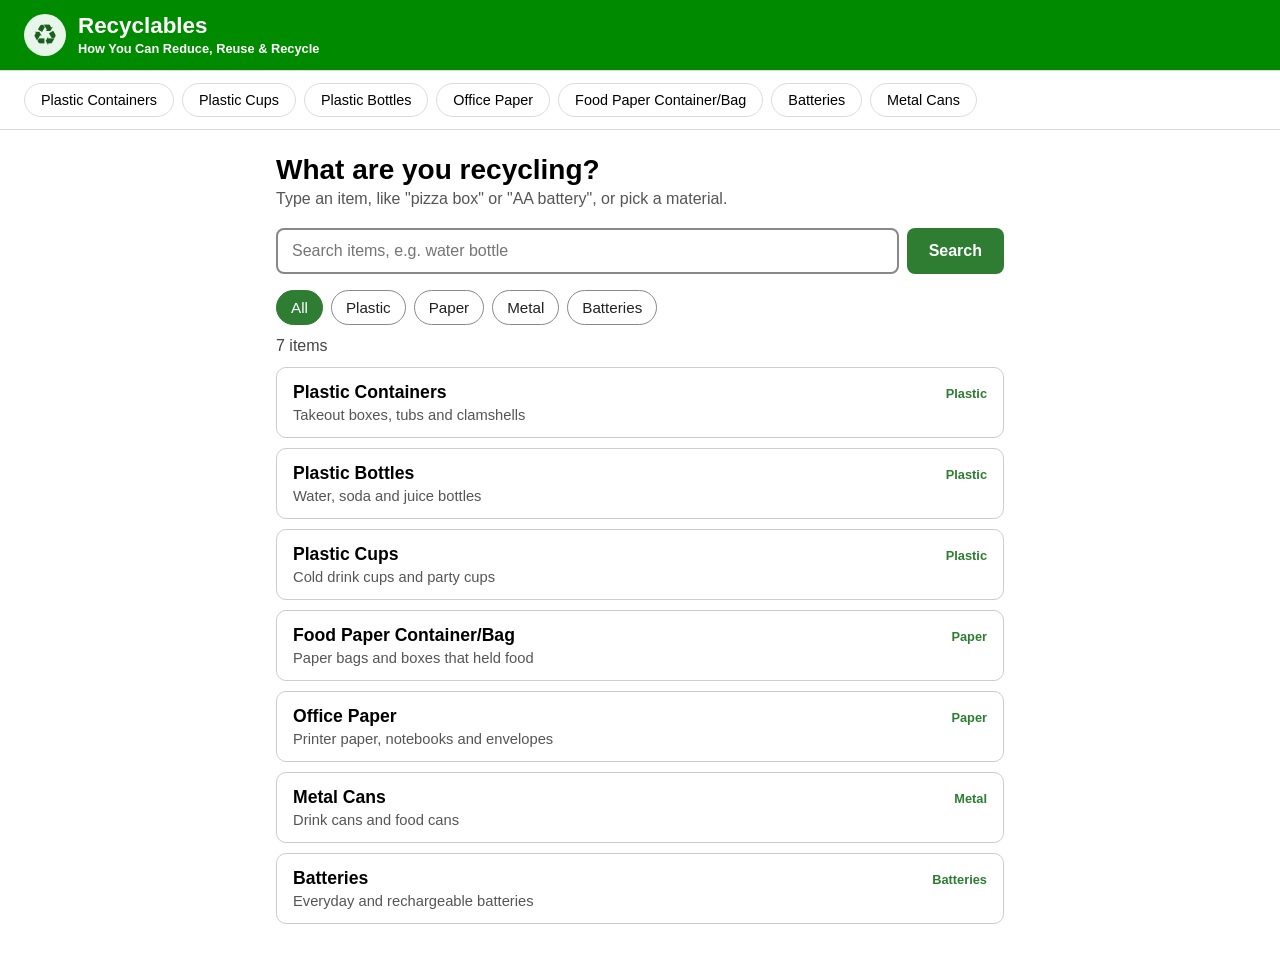
<file: index.html>
<!DOCTYPE html>
<html lang="en">
<head>
    <meta charset="UTF-8">
    <meta name="viewport" content="width=device-width, initial-scale=1">
    <title>Search | Recyclables</title>
 
    <link rel="stylesheet" href="css/style.css">
    <link rel="stylesheet" href="css/search.css">
    <script src="js/header.js" defer></script>
    <script src="js/search.js" defer></script>
</head>
<body data-page="search">
 
    <div id="site-header"></div>
 
    <main class="ms-main">
        <h1 class="ms-title">What are you recycling?</h1>
        <p class="ms-sub">Type an item, like "pizza box" or "AA battery", or pick a material.</p>
 
        <form class="ms-form" id="ms-form" role="search" autocomplete="off">
            <label class="ms-label" for="ms-input">Search for an item</label>
            <div class="ms-row">
                <input id="ms-input" class="ms-input" type="search" name="q"
                       placeholder="Search items, e.g. water bottle" aria-describedby="ms-count">
                <button class="ms-button" type="submit">Search</button>
            </div>
        </form>
 
        <div class="ms-chips" id="ms-chips" role="group" aria-label="Filter by material"></div>
 
        <p class="ms-count" id="ms-count" aria-live="polite"></p>
        <ul class="ms-results" id="ms-results"></ul>
    </main>
</body>
</html>
</file>
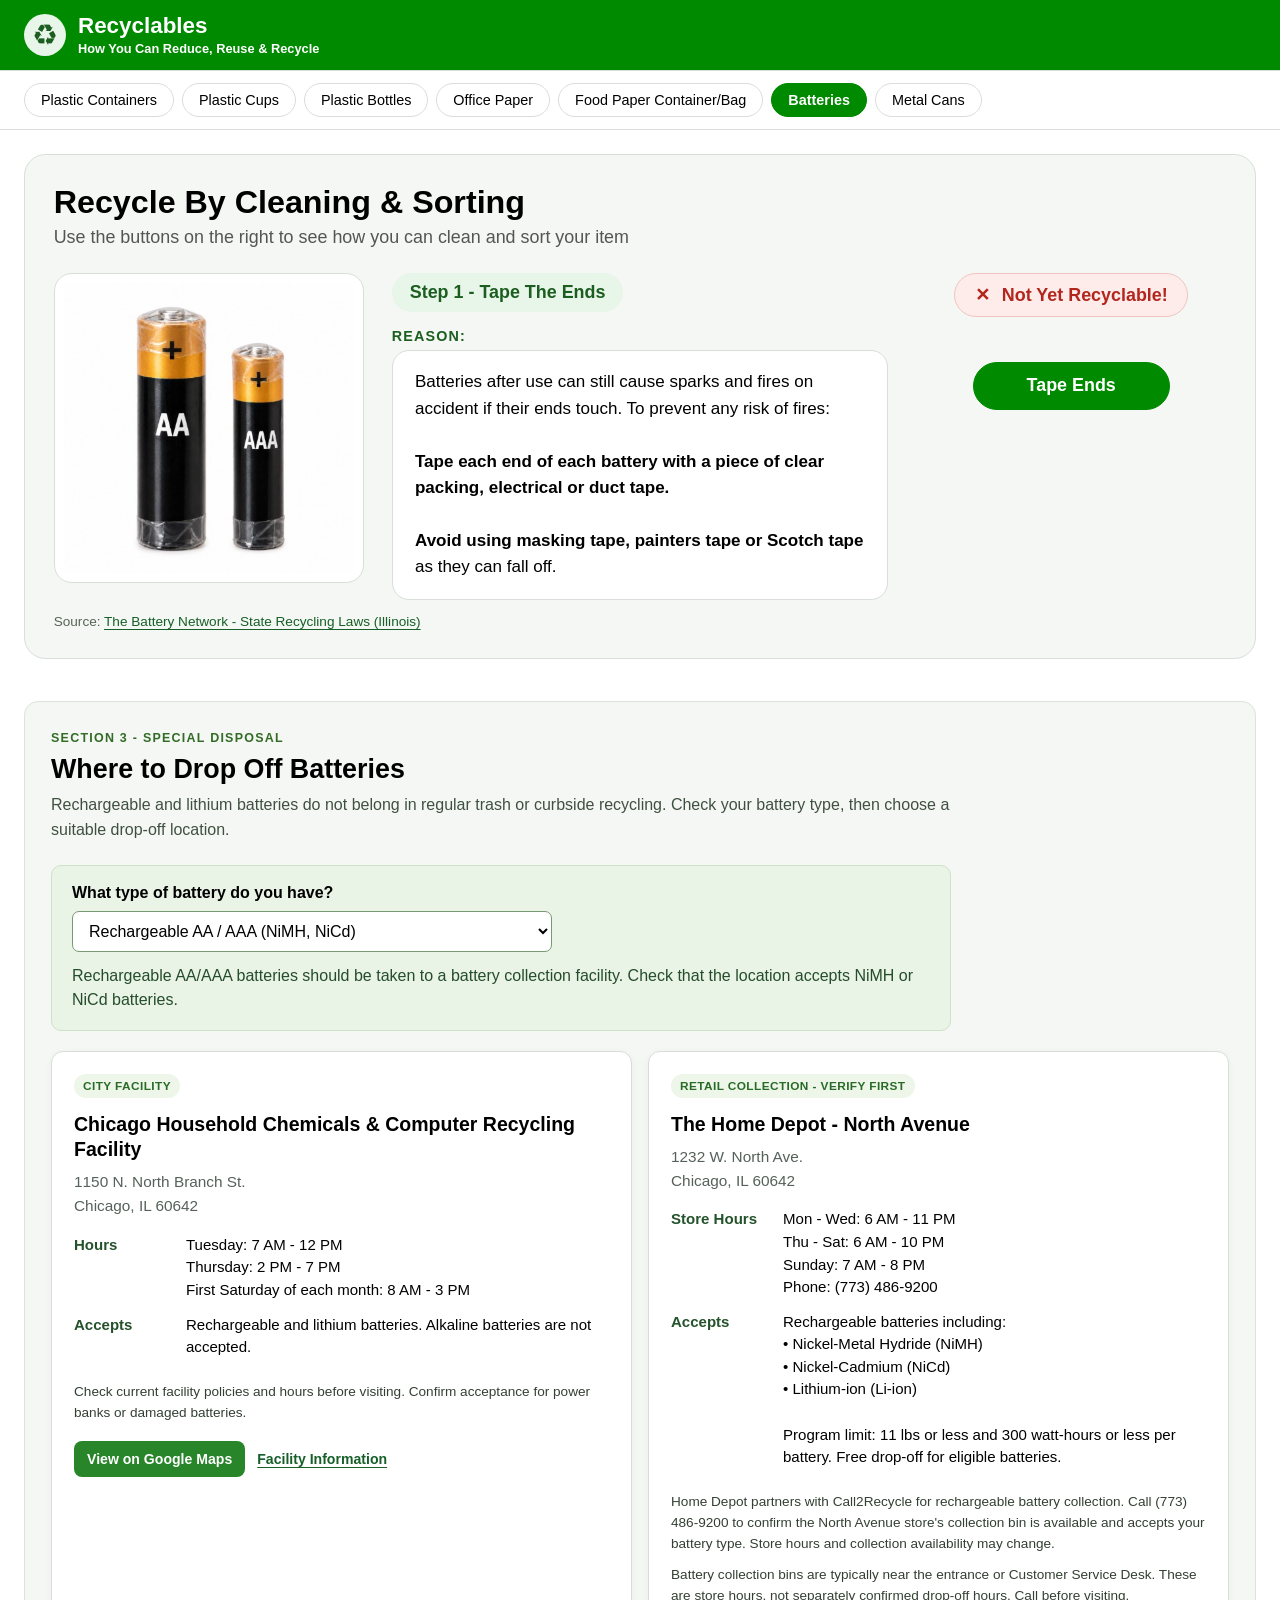
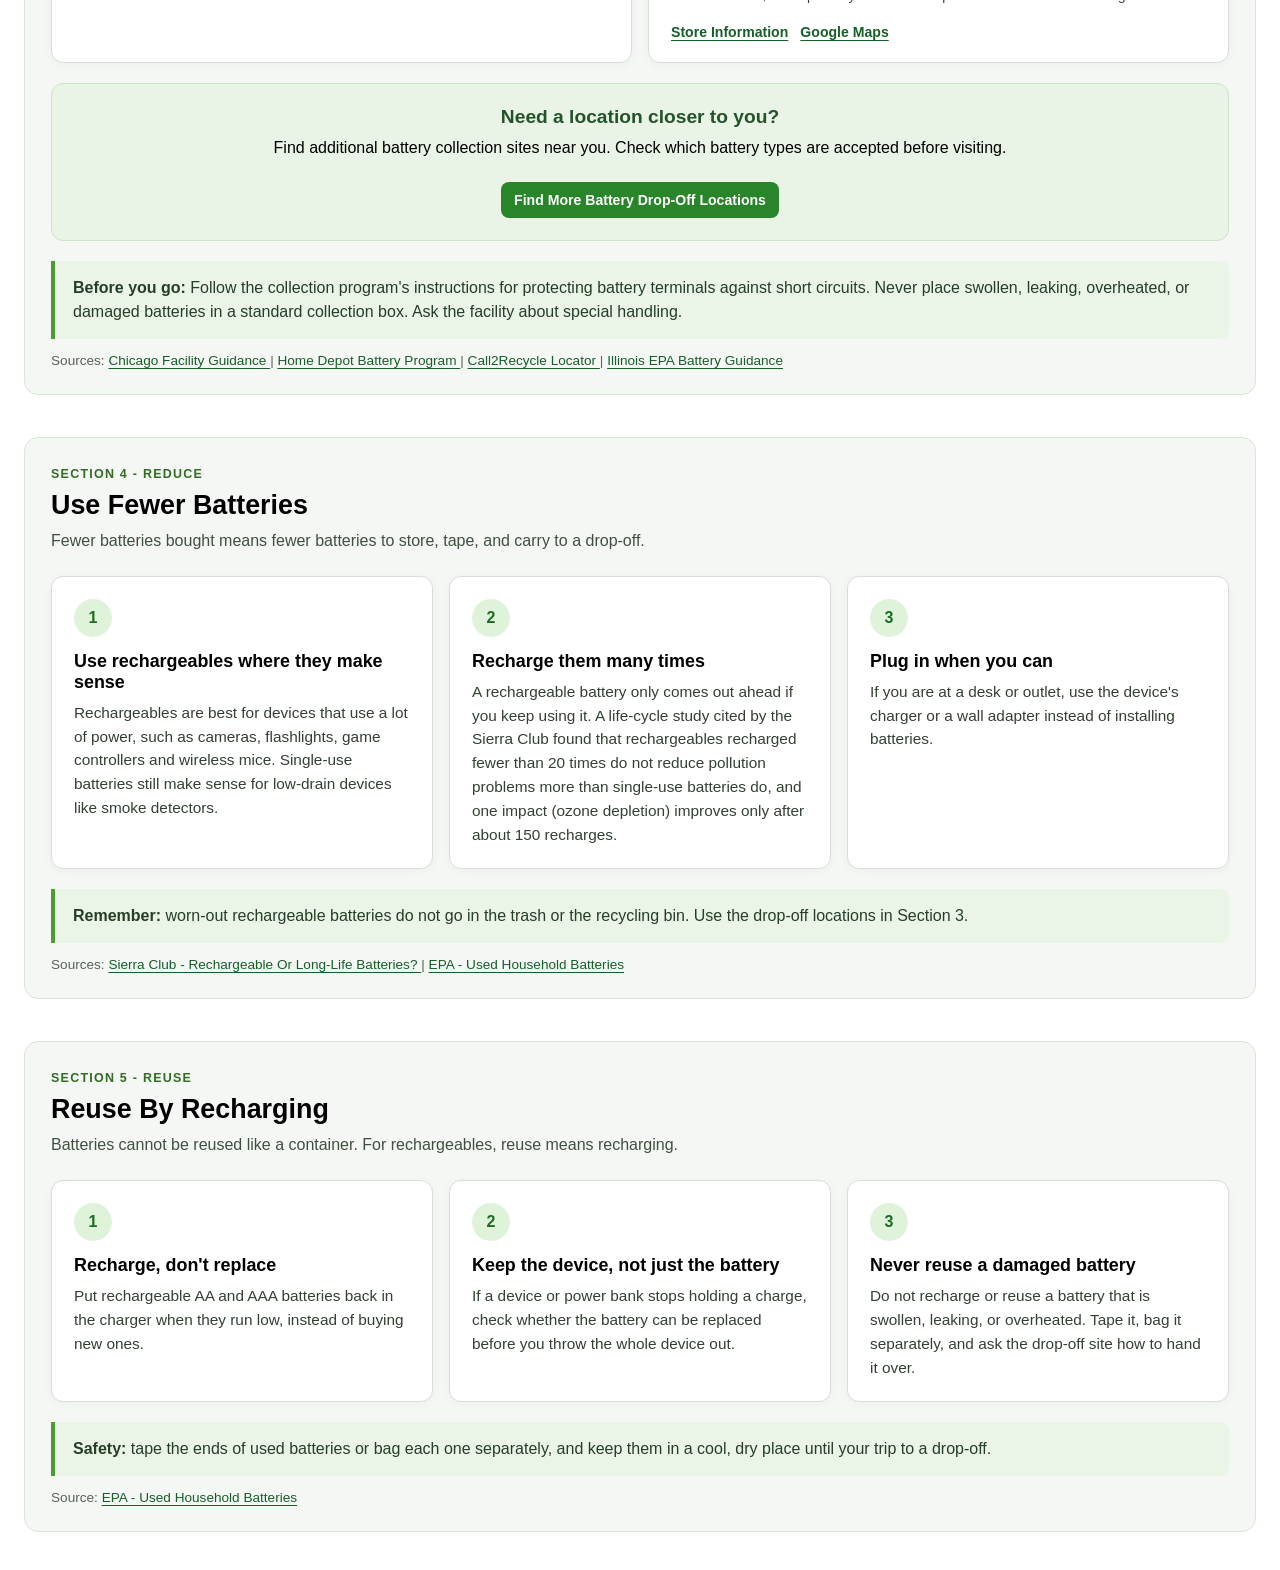
<file: batteries.html>
<!DOCTYPE html>
<html lang="en">
<head>
    <meta charset="UTF-8">
    <meta name="viewport" content="width=device-width, initial-scale=1">
    <title>Batteries | Recyclables</title>
    <link rel="stylesheet" href="css/style.css">
    <link rel="stylesheet" href="css/extra-sections.css">
 
    <script>
        const RECYCLE_STEPS = {
            title: "Recycle By Cleaning & Sorting",
            intro: "Use the buttons on the right to see how you can clean and sort your item",
            source: {
                label: "The Battery Network - State Recycling Laws (Illinois)",
                url:"https://batterynetwork.org/state-recycling-laws/illinois/?gad_source=1&gad_campaignid=23453981954&gbraid=0AAAAADvC7Ppm4-wjyzd_aPQreHS7lNcVd&gclid=CjwKCAiAtbvXBhB_EiwAjwv9JkZNPZbcYxGcq0sqOQIuAcWpMUBnW3iU5uUz-LL4SQMH_Es7SgWKJBoCrsUQAvD_BwE",
            },
            steps: [
                {
                    title: "Tape The Ends",
                    image: "images/batteries/step1.jpg",
                    alt: "Used Batteries",
                    reason: "Batteries after use can still cause sparks and fires on accident if their ends touch. To prevent any risk of fires:<br><br><b>Tape each end of each battery with a piece of clear packing, electrical or duct tape. <br><br>Avoid using masking tape, painters tape or Scotch tape</b> as they can fall off.",
                    recyclable: false,
                    nextLabel: "Tape Ends"
                },
                {
                    title: "Store In A Plastic Bag / Container",
                    image: "images/batteries/step2.jpg",
                    alt: "Batteries With Ends Taped",
                    reason: "<b>Store the taped batteries in a dry plastic bag or glass container.</b> You can use this to stockpile used batteries for months and dispose all in one trip.<br><br><b>Make sure each battery is taped! You do not want to risk a fire.</b>",
                    recyclable: false,
                    nextLabel: "Store Batteries In A Bag"
                },
                {
                    title: "Keep In A Cool Dry Place",
                    image: "images/batteries/step3.jpg",
                    alt: "Batteries In A Bag On A Shelf At Home",
                    reason: "Batteries can still catch fire and explode if exposed to heat. <b>Keep your pile in a cool, dry and shaded place such as a shelf. <br><br>Make sure this is kept away from other electrical appliances.</b>",
                    recyclable: false,
                    nextLabel: "Keep On A Shelf"
                },
                {
                    title: "Find A Battery Collection Bin / Site",
                    image: "images/batteries/step4.jpg",
                    alt: "Dispose In A Battery Collection Bin",
                    reason: "Once your pile is full enough to make a trip, <b>find your local drop-off location to dispose of your batteries. <br><br>You can check Section 3 - Drop-Off Locations below for this.</b><br><br>You do not need to make this trip often.",
                    recyclable: true
                    // Last step, no next button
                }
            ]
        };
    </script>
 
    <script src="js/header.js" defer></script>
    <script src="js/steps.js" defer></script>
    <script src="js/battery-dropoff.js" defer></script>
 
</head>
<body data-page="batteries">
 
    <div id="site-header"></div>
 
    <main>
 
        <!--Section 1 - Step-By-Step Processing-->
        <section id="steps-mount"></section>
 
        <!--Section 3 - Battery Drop-Off Locations-->
        <section id="battery-dropoff"
                 class="extra-section"
                 aria-labelledby="battery-dropoff-title">
 
            <div class="extra-heading">
                <span class="extra-eyebrow">
                    SECTION 3 - SPECIAL DISPOSAL
                </span>
 
                <h2 id="battery-dropoff-title">
                    Where to Drop Off Batteries
                </h2>
 
                <p>
                    Rechargeable and lithium batteries do not belong
                    in regular trash or curbside recycling.
 
                    Check your battery type, then choose a suitable
                    drop-off location.
                </p>
            </div>
 
            <!--Battery type selection-->
            <div class="battery-type-panel">
 
                <label for="battery-type">
                    <strong>What type of battery do you have?</strong>
                </label>
 
                <select id="battery-type"
                        aria-describedby="battery-type-advice">
 
                    <option value="rechargeable">
                        Rechargeable AA / AAA (NiMH, NiCd)
                    </option>
 
                    <option value="lithium">
                        Lithium-ion / Rechargeable Power Bank
                    </option>
 
                    <option value="alkaline">
                        Single-Use Alkaline AA / AAA
                    </option>
 
                    <option value="unknown">
                        I'm Not Sure
                    </option>
 
                </select>
 
                <p id="battery-type-advice"
                   class="battery-type-advice"
                   role="status"
                   aria-live="polite">
 
                    Select a battery type to see disposal guidance.
 
                </p>
            </div>
 
            <!--Available locations-->
            <div class="extra-location-grid"
                 id="battery-location-cards">
 
                <!--Location 1 - Chicago City Facility-->
                <article class="extra-location-card">
 
                    <span class="extra-location-category">
                        CITY FACILITY
                    </span>
 
                    <h3>
                        Chicago Household Chemicals &amp;
                        Computer Recycling Facility
                    </h3>
 
                    <p class="extra-address">
                        1150 N. North Branch St.<br>
                        Chicago, IL 60642
                    </p>
 
                    <div class="extra-meta">
                        <strong>Hours</strong>
 
                        <span>
                            Tuesday: 7 AM - 12 PM<br>
                            Thursday: 2 PM - 7 PM<br>
                            First Saturday of each month: 8 AM - 3 PM
                        </span>
                    </div>
 
                    <div class="extra-meta">
                        <strong>Accepts</strong>
 
                        <span>
                            Rechargeable and lithium batteries.
                            Alkaline batteries are not accepted.
                        </span>
                    </div>
 
                    <p class="extra-small">
                        Check current facility policies and hours
                        before visiting. Confirm acceptance for
                        power banks or damaged batteries.
                    </p>
 
                    <div class="extra-links">
 
                        <a class="extra-action"
                           href="https://www.google.com/maps/search/?api=1&amp;query=1150%20N%20North%20Branch%20St%20Chicago%20IL%2060642"
                           target="_blank"
                           rel="noopener noreferrer">
                            View on Google Maps
                        </a>
 
                        <a class="extra-text-link"
                           href="https://www.recyclebycity.com/chicago/notebook/household-chemicals-computer-recycling-facility"
                           target="_blank"
                           rel="noopener noreferrer">
                            Facility Information
                        </a>
 
                    </div>
                </article>
 
                <!--Location 2 - Home Depot-->
                <article class="extra-location-card">
 
                    <span class="extra-location-category">
                        RETAIL COLLECTION - VERIFY FIRST
                    </span>
 
                    <h3>
                        The Home Depot - North Avenue
                    </h3>
 
                    <p class="extra-address">
                        1232 W. North Ave.<br>
                        Chicago, IL 60642
                    </p>
 
                    <div class="extra-meta">
                        <strong>Store Hours</strong>
 
                        <span>
                            Mon - Wed: 6 AM - 11 PM<br>
                            Thu - Sat: 6 AM - 10 PM<br>
                            Sunday: 7 AM - 8 PM<br>
                            Phone: (773) 486-9200
                        </span>
                    </div>
 
                    <div class="extra-meta">
                        <strong>Accepts</strong>
 
                        <span>
                            Rechargeable batteries including:<br>
                            • Nickel-Metal Hydride (NiMH)<br>
                            • Nickel-Cadmium (NiCd)<br>
                            • Lithium-ion (Li-ion)<br><br>
 
                            Program limit: 11 lbs or less and
                            300 watt-hours or less per battery.
                            Free drop-off for eligible batteries.
                        </span>
                    </div>
 
                    <p class="extra-small">
                        Home Depot partners with Call2Recycle for
                        rechargeable battery collection.
                        Call (773) 486-9200 to confirm the
                        North Avenue store's collection bin is
                        available and accepts your battery type.
                        Store hours and collection availability
                        may change.
                    </p>
 
                    <p class="extra-small">
                        Battery collection bins are typically near the entrance
                        or Customer Service Desk. These are store hours, not
                        separately confirmed drop-off hours. Call before visiting.
                    </p>
 
                    <div class="extra-links">
 
                        <a class="extra-text-link"
                           href="https://www.homedepot.com/l/North-Avenue/IL/Chicago/60642/1912"
                           target="_blank"
                           rel="noopener noreferrer">
                            Store Information
                        </a>
 
                        <a class="extra-text-link"
                           href="https://www.google.com/maps/search/?api=1&amp;query=1232%20W%20North%20Ave%20Chicago%20IL%2060642"
                           target="_blank"
                           rel="noopener noreferrer">
                            Google Maps
                        </a>
 
                    </div>
                </article>
 
            </div>
 
            <!--Find additional battery collection locations-->
            <div class="extra-more-locations">
 
                <h3>Need a location closer to you?</h3>
 
                <p>
                    Find additional battery collection sites near you.
                    Check which battery types are accepted before visiting.
                </p>
 
                <a class="extra-action"
                   href="https://locations.call2recycle.org/"
                   target="_blank"
                   rel="noopener noreferrer">
                    Find More Battery Drop-Off Locations
                </a>
 
            </div>
 
            <!--Safety reminder-->
            <div class="extra-note" role="note">
 
                <strong>Before you go:</strong>
 
                Follow the collection program's instructions
                for protecting battery terminals against
                short circuits.
 
                Never place swollen, leaking, overheated,
                or damaged batteries in a standard
                collection box. Ask the facility about
                special handling.
 
            </div>
 
            <!--Sources-->
            <p class="extra-source">
 
                Sources:
 
                <a href="https://www.recyclebycity.com/chicago/notebook/household-chemicals-computer-recycling-facility"
                   target="_blank"
                   rel="noopener noreferrer">
                    Chicago Facility Guidance
                </a>
 
                |
 
                <a href="https://www.homedepot.com/c/ab/how-to-dispose-of-batteries/9ba683603be9fa5395fab90124a115f1"
                   target="_blank"
                   rel="noopener noreferrer">
                    Home Depot Battery Program
                </a>
 
                |
 
                <a href="https://locations.call2recycle.org/"
                   target="_blank"
                   rel="noopener noreferrer">
                    Call2Recycle Locator
                </a>
 
                |
 
                <a href="https://epa.illinois.gov/topics/waste-management/waste-disposal/household-hazardous-waste/batteries.html"
                   target="_blank"
                   rel="noopener noreferrer">
                    Illinois EPA Battery Guidance
                </a>
 
            </p>
 
        </section>
 
        <!--Section 4 - Reduce-->
        <section id="reduce"
                 class="extra-section"
                 aria-labelledby="reduce-title">
 
            <div class="extra-heading">
                <span class="extra-eyebrow">
                    SECTION 4 - REDUCE
                </span>
 
                <h2 id="reduce-title">Use Fewer Batteries</h2>
 
                <p>
                    Fewer batteries bought means fewer batteries to store, tape, and carry to a drop-off.
                </p>
            </div>
 
            <div class="extra-steps">
 
                <article class="extra-step-card">
                    <span class="extra-number">1</span>
                    <h3>Use rechargeables where they make sense</h3>
 
                    <p>
                        Rechargeables are best for devices that use a lot of power, such as cameras, flashlights, game controllers and wireless mice. Single-use batteries still make sense for low-drain devices like smoke detectors.
                    </p>
                </article>
 
                <article class="extra-step-card">
                    <span class="extra-number">2</span>
                    <h3>Recharge them many times</h3>
 
                    <p>
                        A rechargeable battery only comes out ahead if you keep using it. A life-cycle study cited by the Sierra Club found that rechargeables recharged fewer than 20 times do not reduce pollution problems more than single-use batteries do, and one impact (ozone depletion) improves only after about 150 recharges.
                    </p>
                </article>
 
                <article class="extra-step-card">
                    <span class="extra-number">3</span>
                    <h3>Plug in when you can</h3>
 
                    <p>
                        If you are at a desk or outlet, use the device's charger or a wall adapter instead of installing batteries.
                    </p>
                </article>
 
            </div>
 
            <div class="extra-note" role="note">
                <strong>Remember:</strong> worn-out rechargeable batteries do not go in the trash or the recycling bin. Use the drop-off locations in Section 3.
            </div>
 
            <p class="extra-source">
                Sources:
 
                <a href="https://sierraclub.org/sierra/which-are-best-for-environment-rechargeable-or-long-life-batteries"
                   target="_blank"
                   rel="noopener noreferrer">
                    Sierra Club - Rechargeable Or Long-Life Batteries?
                </a>
 
                |
 
                <a href="https://www.epa.gov/recycle/used-household-batteries"
                   target="_blank"
                   rel="noopener noreferrer">
                    EPA - Used Household Batteries
                </a>
            </p>
 
        </section>
 
        <!--Section 5 - Reuse-->
        <section id="reuse"
                 class="extra-section"
                 aria-labelledby="reuse-title">
 
            <div class="extra-heading">
                <span class="extra-eyebrow">
                    SECTION 5 - REUSE
                </span>
 
                <h2 id="reuse-title">Reuse By Recharging</h2>
 
                <p>
                    Batteries cannot be reused like a container. For rechargeables, reuse means recharging.
                </p>
            </div>
 
            <div class="extra-steps">
 
                <article class="extra-step-card">
                    <span class="extra-number">1</span>
                    <h3>Recharge, don't replace</h3>
 
                    <p>
                        Put rechargeable AA and AAA batteries back in the charger when they run low, instead of buying new ones.
                    </p>
                </article>
 
                <article class="extra-step-card">
                    <span class="extra-number">2</span>
                    <h3>Keep the device, not just the battery</h3>
 
                    <p>
                        If a device or power bank stops holding a charge, check whether the battery can be replaced before you throw the whole device out.
                    </p>
                </article>
 
                <article class="extra-step-card">
                    <span class="extra-number">3</span>
                    <h3>Never reuse a damaged battery</h3>
 
                    <p>
                        Do not recharge or reuse a battery that is swollen, leaking, or overheated. Tape it, bag it separately, and ask the drop-off site how to hand it over.
                    </p>
                </article>
 
            </div>
 
            <div class="extra-note" role="note">
                <strong>Safety:</strong> tape the ends of used batteries or bag each one separately, and keep them in a cool, dry place until your trip to a drop-off.
            </div>
 
            <p class="extra-source">
                Source:
 
                <a href="https://www.epa.gov/recycle/used-household-batteries"
                   target="_blank"
                   rel="noopener noreferrer">
                    EPA - Used Household Batteries
                </a>
            </p>
 
        </section>
 
    </main>
 
</body>
</html>
</file>
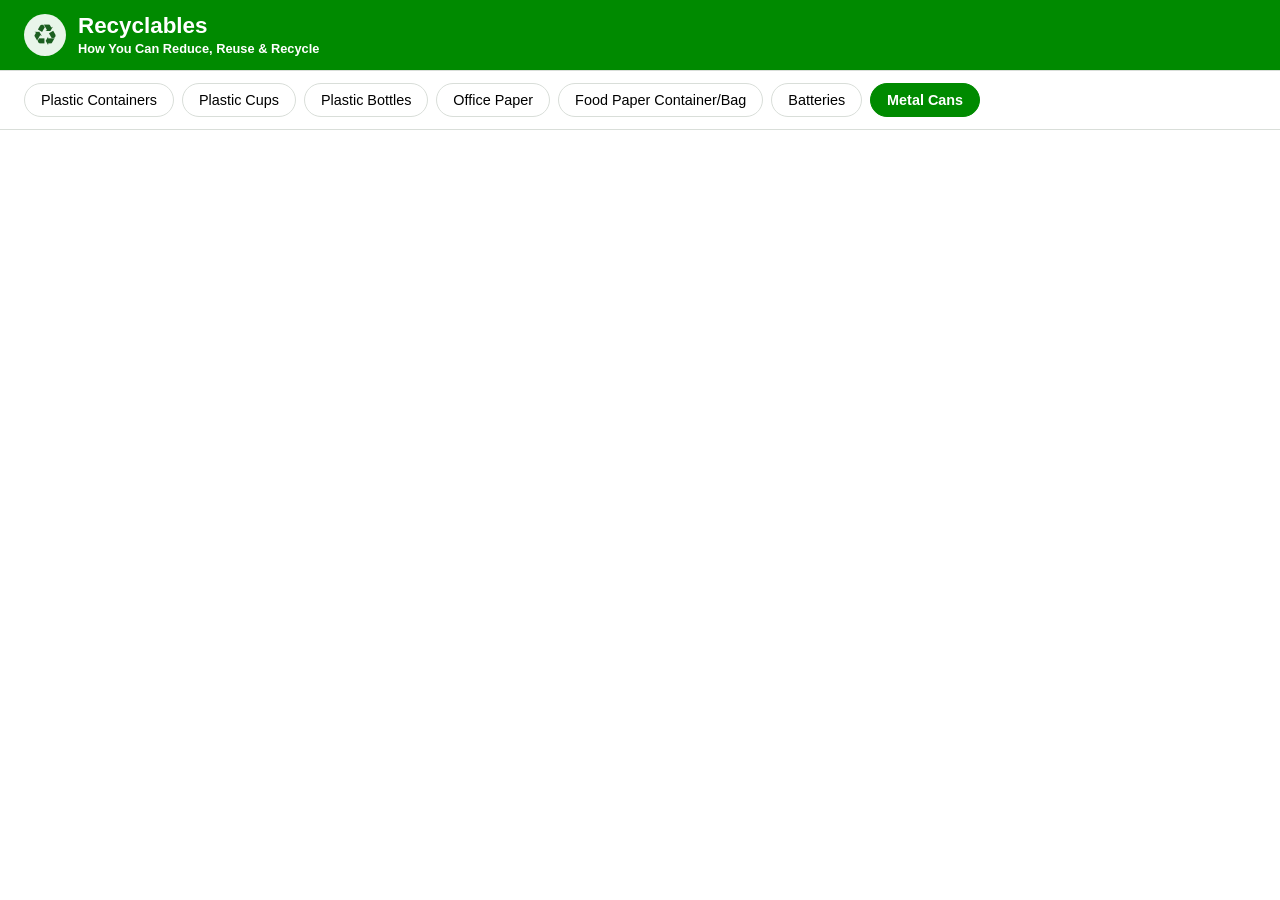
<file: metal-cans.html>
<!DOCTYPE html>
<html lang="en">
<head>
    <meta charset="UTF-8">
    <meta name="viewport" content="width=device-width, initial-scale=1">
    <title>Metal Cans | Recyclables</title>
    <link rel="stylesheet" href="css/style.css">
    <script src="js/header.js" defer></script>
</head>
<body data-page="metal-cans">
    
    <div id="site-header"></div>

    <main>
        <!--Item content here-->
    </main>

</body>
</html>
</file>
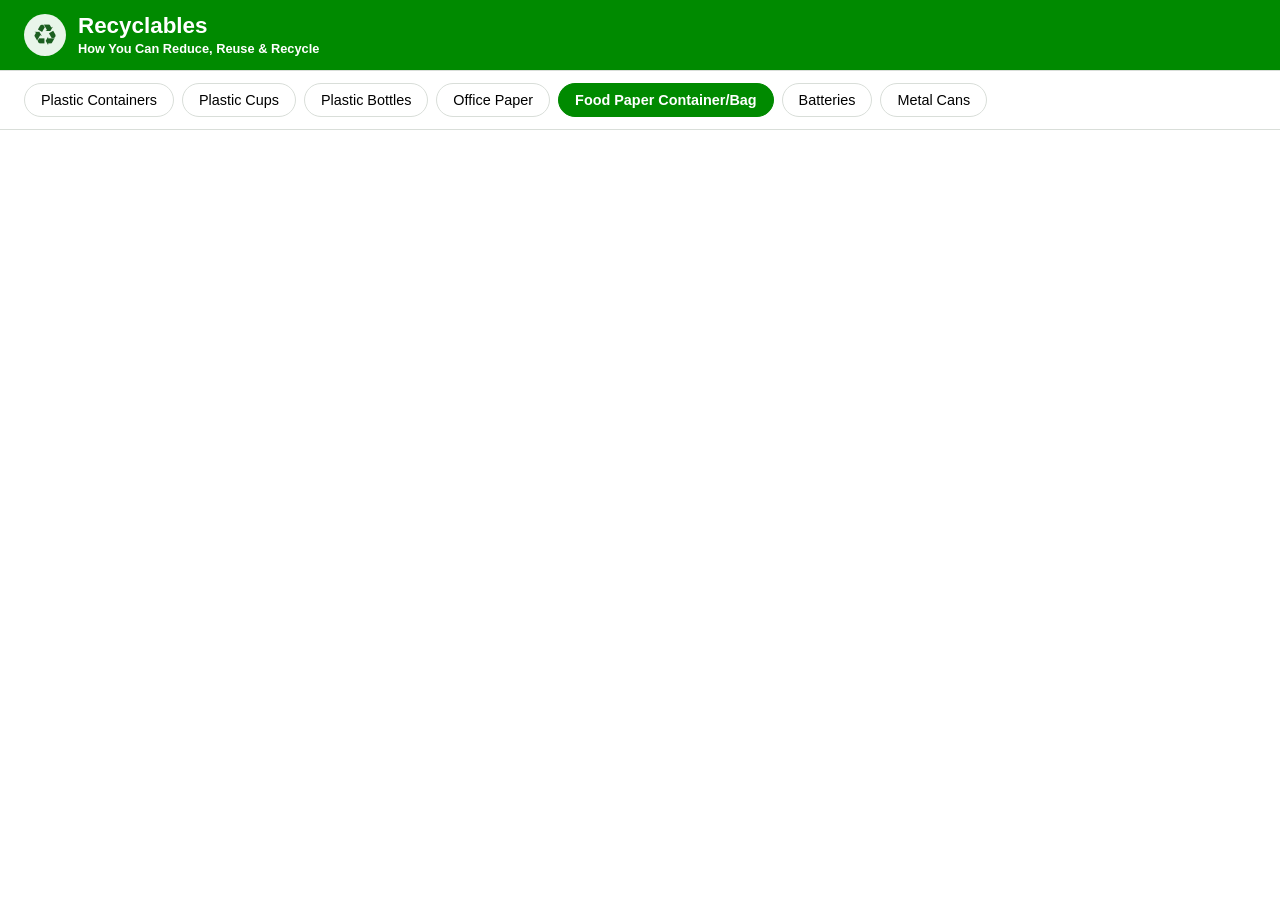
<file: paper-food.html>
<!DOCTYPE html>
<html lang="en">
<head>
    <meta charset="UTF-8">
    <meta name="viewport" content="width=device-width, initial-scale=1">
    <title>Food Paper Container/Bag | Recyclables</title>
    <link rel="stylesheet" href="css/style.css">
    <script src="js/header.js" defer></script>
</head>
<body data-page="paper-food">
    
    <div id="site-header"></div>

    <main>
        <!--Item content here-->
    </main>

</body>
</html>
</file>
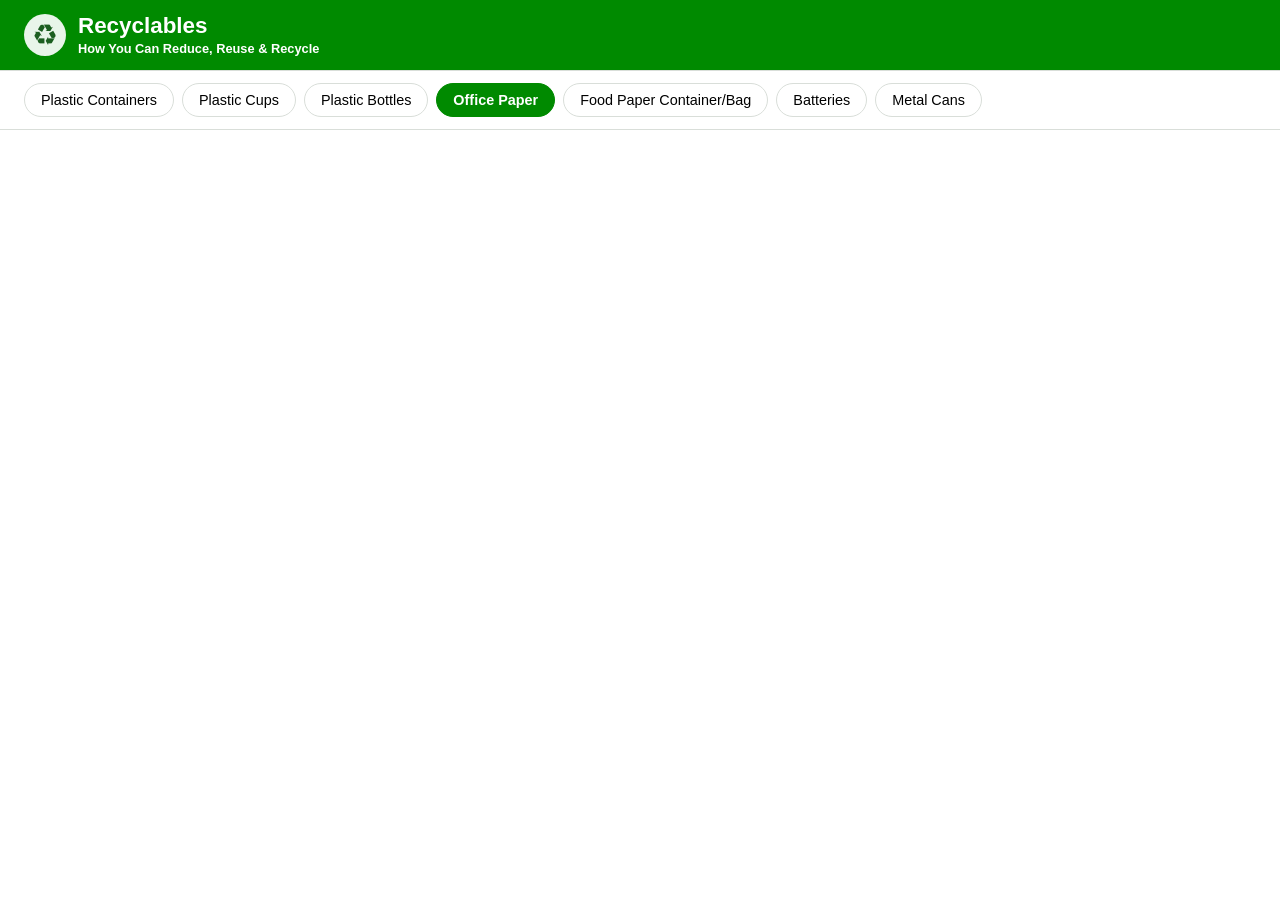
<file: paper-office.html>
<!DOCTYPE html>
<html lang="en">
<head>
    <meta charset="UTF-8">
    <meta name="viewport" content="width=device-width, initial-scale=1">
    <title>Office Paper | Recyclables</title>
    <link rel="stylesheet" href="css/style.css">
    <script src="js/header.js" defer></script>
</head>
<body data-page="paper-office">
    
    <div id="site-header"></div>

    <main>
        <!--Item content here-->
    </main>

</body>
</html>
</file>
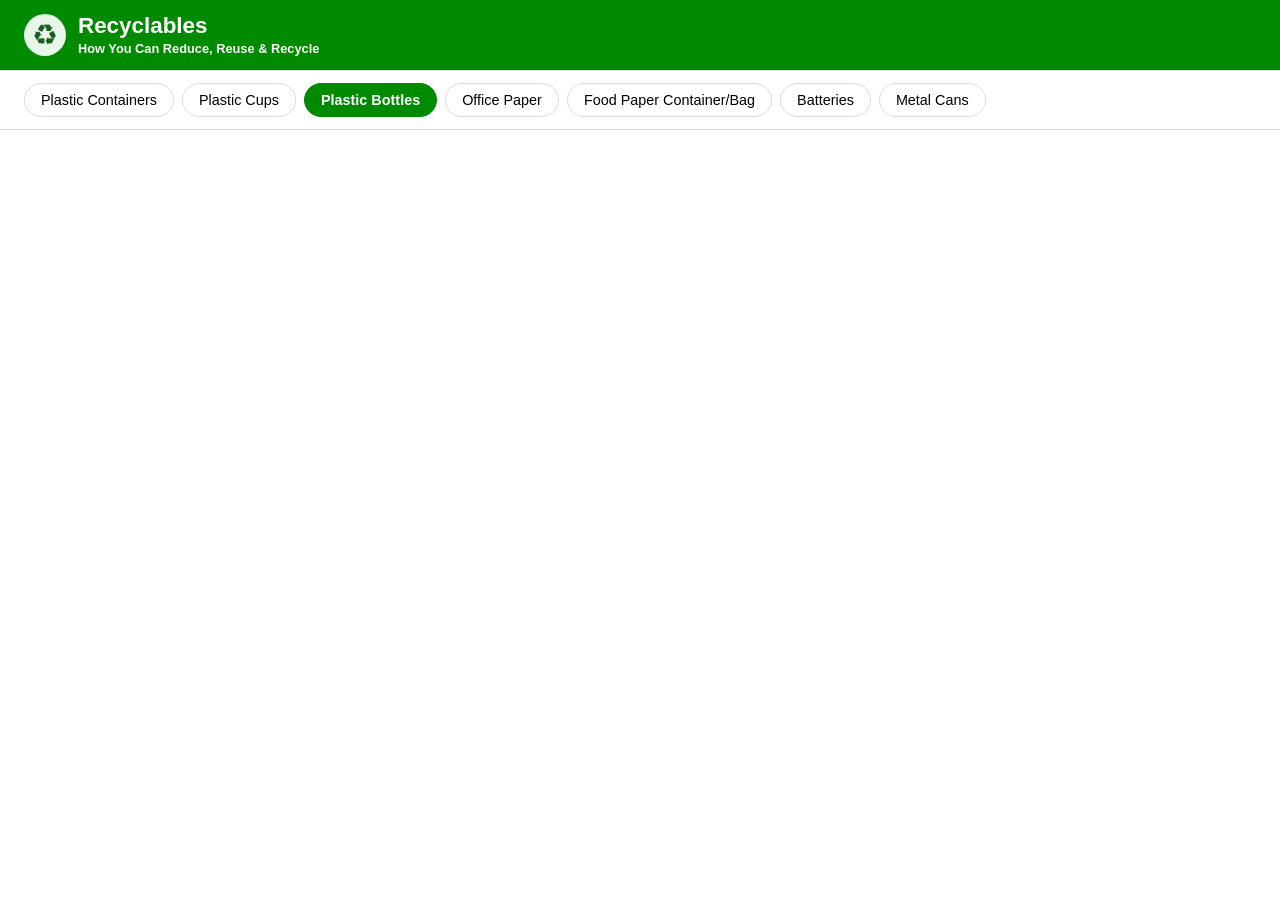
<file: plastic-bottles.html>
<!DOCTYPE html>
<html lang="en">
<head>
    <meta charset="UTF-8">
    <meta name="viewport" content="width=device-width, initial-scale=1">
    <title>Plastic Bottles | Recyclables</title>
    <link rel="stylesheet" href="css/style.css">
    <script src="js/header.js" defer></script>
</head>
<body data-page="plastic-bottles">
    
    <div id="site-header"></div>

    <main>
        <!--Item content here-->
    </main>

</body>
</html>
</file>
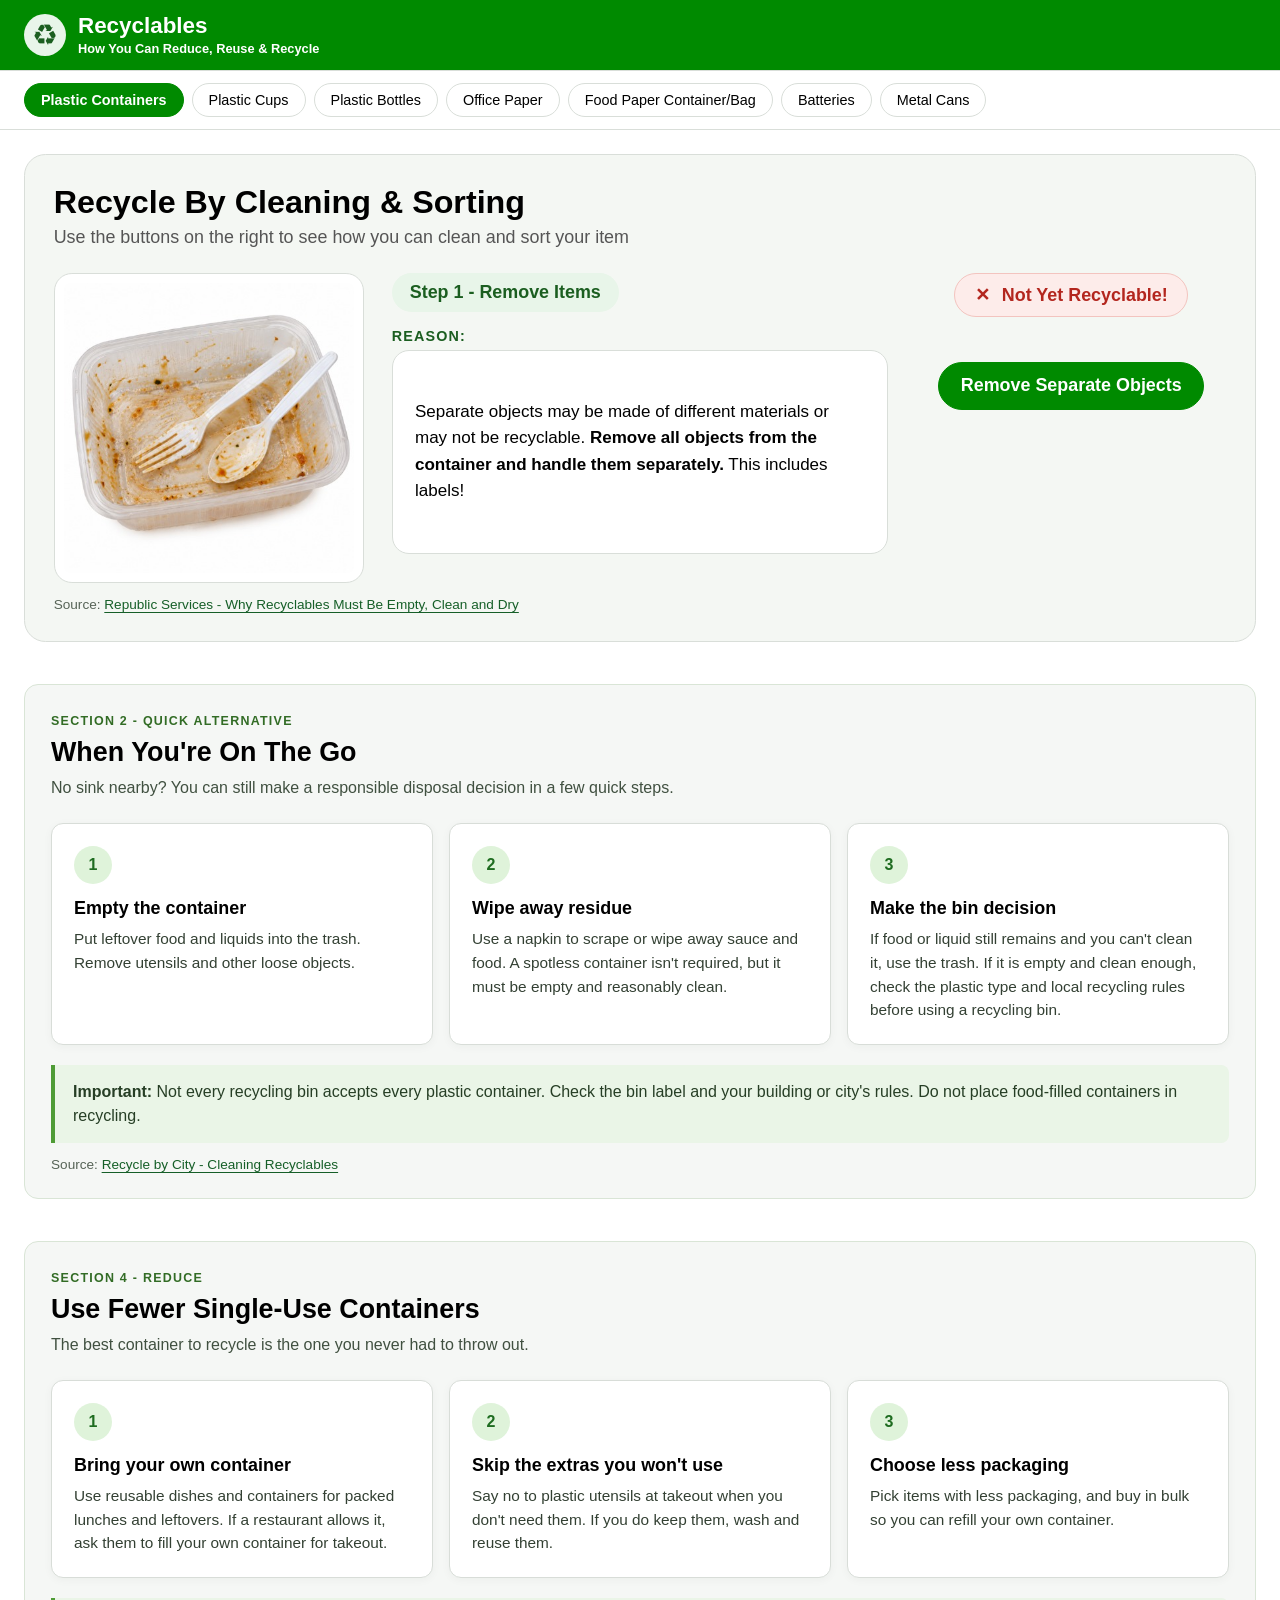
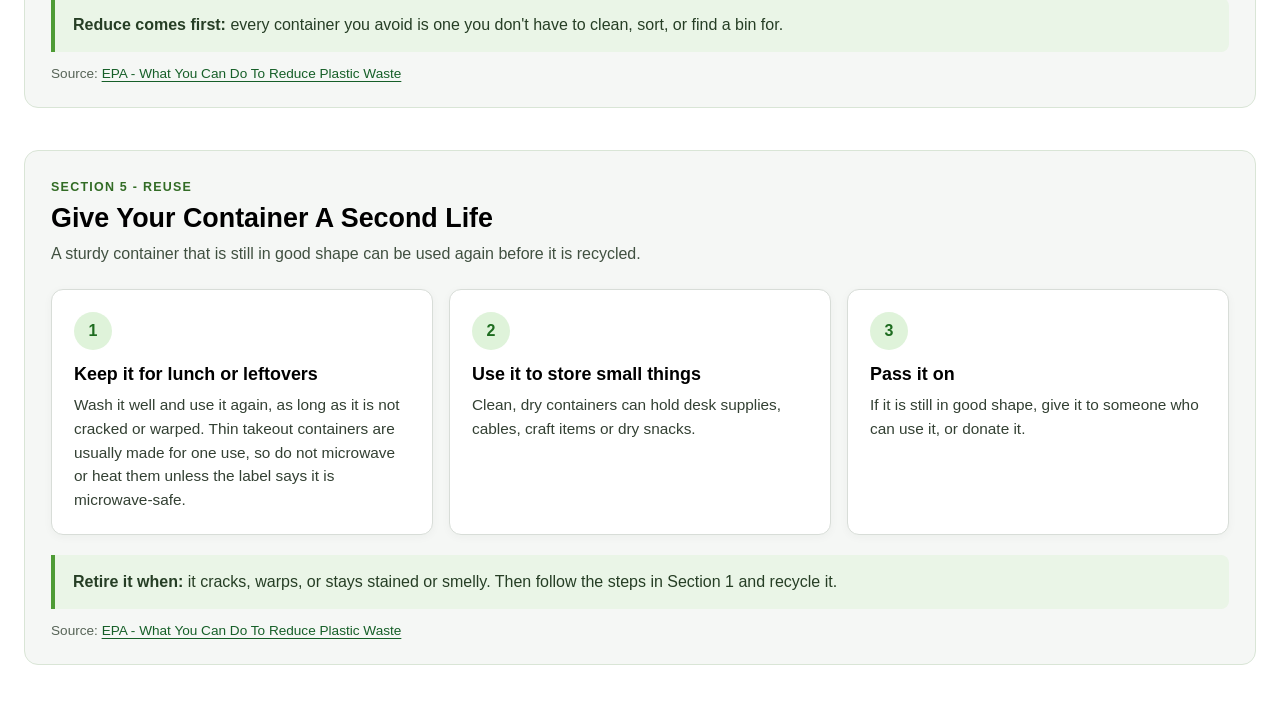
<file: plastic-containers.html>
<!DOCTYPE html>
<html lang="en">
<head>
    <meta charset="UTF-8">
    <meta name="viewport" content="width=device-width, initial-scale=1">
    <title>Plastic Containers | Recyclables</title>
    <link rel="stylesheet" href="css/style.css">
    <link rel="stylesheet" href="css/extra-sections.css">
 
    <script>
        const RECYCLE_STEPS = {
            title: "Recycle By Cleaning & Sorting",
            intro: "Use the buttons on the right to see how you can clean and sort your item",
            source: {
                label: "Republic Services - Why Recyclables Must Be Empty, Clean and Dry",
                url:"https://www.republicservices.com/blog/stink-stops-here-why-recyclables-must-be-empty-clean-and-dry",
            },
            steps: [
                {
                    title: "Remove Items",
                    image: "images/plastic-containers/step1.jpg",
                    alt: "Dirty plastic container with a fork and spoon inside",
                    reason: "Separate objects may be made of different materials or may not be recyclable. <b>Remove all objects from the container and handle them separately.</b> This includes labels!",
                    recyclable: false,
                    nextLabel: "Remove Separate Objects"
                },
                {
                    title: "Rinse Container",
                    image: "images/plastic-containers/step2.jpg",
                    alt: "Dirty plastic container with food residue",
                    reason: "Food residue will cause bacteria buildup, foul stench, and can attract pests. Leftover liquids can leak &amp; stain other items before they can be recycled! <b>Rinse off any food residue first!</b><br><br><b>Use dish soap if rinsing does not wash out everything, then leave to dry</b>.",
                    recyclable: false,
                    nextLabel: "Rinse &amp; Dry"
                },
                {
                    title: "Check Plastic Type",
                    image: "images/plastic-containers/step3.jpg",
                    alt: "Clean plastic container with recycling symbols (plastic type)",
                    reason: "<b>Check the plastic type.</b> This is usually indicated by a number on a triangle or recycling symbol on the plastic.<br><br><b>If it is 1, 2, or 5, then it is recyclable.</b><br><br><b>3, 4 and 6 depend on your location.</b> Make a quick search on the internet to confirm. If you cannot confirm, throw it in the general trash.",
                    recyclable: false,
                    nextLabel: "Check Plastic Type"
                },
                {
                    title: "Ready To Recycle",
                    image: "images/plastic-containers/step4.jpg",
                    alt: "Clean plastic container",
                    reason: "Once you let it dry and confirm it is a recyclable plastic type in your area, <b>you are ready to recycle!</b><br><br>Throw it in the recycling bin!",
                    recyclable: true
                    // Last step, no next button
                }
            ]
        };
    </script>
 
    <script src="js/header.js" defer></script>
    <script src="js/steps.js" defer></script>
    <script src="js/on-the-go.js" defer></script>
 
</head>
<body data-page="plastic-containers">
    
    <div id="site-header"></div>
 
    <main>
 
        <!--Section 1 - Step-By-Step Processing-->
        <section id="steps-mount"></section>
    
        <!--Section 2 - On-The-Go Processing-->
        <section id="on-the-go"
                class="extra-section"
                aria-labelledby="on-the-go-title">
 
            <div class="extra-heading">
                <span class="extra-eyebrow">
                    SECTION 2 - QUICK ALTERNATIVE
                </span>
 
                <h2 id="on-the-go-title">When You're On The Go</h2>
 
                <p>
                    No sink nearby? You can still make a responsible
                    disposal decision in a few quick steps.
                </p>
            </div>
 
            <div class="extra-steps">
 
                <!--Step 1-->
                <article class="extra-step-card">
                    <span class="extra-number">1</span>
                    <h3>Empty the container</h3>
 
                    <p>
                        Put leftover food and liquids into the trash.
                        Remove utensils and other loose objects.
                    </p>
                </article>
 
                <!--Step 2-->
                <article class="extra-step-card">
                    <span class="extra-number">2</span>
                    <h3>Wipe away residue</h3>
 
                    <p>
                        Use a napkin to scrape or wipe away sauce and
                        food. A spotless container isn't required, but
                        it must be empty and reasonably clean.
                    </p>
                </article>
 
                <!--Step 3-->
                <article class="extra-step-card">
                    <span class="extra-number">3</span>
                    <h3>Make the bin decision</h3>
 
                    <p>
                        If food or liquid still remains and you can't
                        clean it, use the trash.
 
                        If it is empty and clean enough, check the
                        plastic type and local recycling rules before
                        using a recycling bin.
                    </p>
                </article>
 
            </div>
 
            <div class="extra-note" role="note">
                <strong>Important:</strong>
                Not every recycling bin accepts every plastic
                container. Check the bin label and your building
                or city's rules.
 
                Do not place food-filled containers in recycling.
            </div>
 
            <p class="extra-source">
                Source:
                <a
                href="https://www.recyclebycity.com/chicago/notebook/do-you-really-need-to-clean-your-recyclables"
                target="_blank"
                rel="noopener noreferrer">
                    Recycle by City - Cleaning Recyclables
                </a>
            </p>
 
        </section>
 
        <!--Section 4 - Reduce-->
        <section id="reduce"
                 class="extra-section"
                 aria-labelledby="reduce-title">
 
            <div class="extra-heading">
                <span class="extra-eyebrow">
                    SECTION 4 - REDUCE
                </span>
 
                <h2 id="reduce-title">Use Fewer Single-Use Containers</h2>
 
                <p>
                    The best container to recycle is the one you never had to throw out.
                </p>
            </div>
 
            <div class="extra-steps">
 
                <article class="extra-step-card">
                    <span class="extra-number">1</span>
                    <h3>Bring your own container</h3>
 
                    <p>
                        Use reusable dishes and containers for packed lunches and leftovers. If a restaurant allows it, ask them to fill your own container for takeout.
                    </p>
                </article>
 
                <article class="extra-step-card">
                    <span class="extra-number">2</span>
                    <h3>Skip the extras you won't use</h3>
 
                    <p>
                        Say no to plastic utensils at takeout when you don't need them. If you do keep them, wash and reuse them.
                    </p>
                </article>
 
                <article class="extra-step-card">
                    <span class="extra-number">3</span>
                    <h3>Choose less packaging</h3>
 
                    <p>
                        Pick items with less packaging, and buy in bulk so you can refill your own container.
                    </p>
                </article>
 
            </div>
 
            <div class="extra-note" role="note">
                <strong>Reduce comes first:</strong> every container you avoid is one you don't have to clean, sort, or find a bin for.
            </div>
 
            <p class="extra-source">
                Source:
 
                <a href="https://www.epa.gov/plastics/what-you-can-do-reduce-plastic-waste"
                   target="_blank"
                   rel="noopener noreferrer">
                    EPA - What You Can Do To Reduce Plastic Waste
                </a>
            </p>
 
        </section>
 
        <!--Section 5 - Reuse-->
        <section id="reuse"
                 class="extra-section"
                 aria-labelledby="reuse-title">
 
            <div class="extra-heading">
                <span class="extra-eyebrow">
                    SECTION 5 - REUSE
                </span>
 
                <h2 id="reuse-title">Give Your Container A Second Life</h2>
 
                <p>
                    A sturdy container that is still in good shape can be used again before it is recycled.
                </p>
            </div>
 
            <div class="extra-steps">
 
                <article class="extra-step-card">
                    <span class="extra-number">1</span>
                    <h3>Keep it for lunch or leftovers</h3>
 
                    <p>
                        Wash it well and use it again, as long as it is not cracked or warped. Thin takeout containers are usually made for one use, so do not microwave or heat them unless the label says it is microwave-safe.
                    </p>
                </article>
 
                <article class="extra-step-card">
                    <span class="extra-number">2</span>
                    <h3>Use it to store small things</h3>
 
                    <p>
                        Clean, dry containers can hold desk supplies, cables, craft items or dry snacks.
                    </p>
                </article>
 
                <article class="extra-step-card">
                    <span class="extra-number">3</span>
                    <h3>Pass it on</h3>
 
                    <p>
                        If it is still in good shape, give it to someone who can use it, or donate it.
                    </p>
                </article>
 
            </div>
 
            <div class="extra-note" role="note">
                <strong>Retire it when:</strong> it cracks, warps, or stays stained or smelly. Then follow the steps in Section 1 and recycle it.
            </div>
 
            <p class="extra-source">
                Source:
 
                <a href="https://www.epa.gov/plastics/what-you-can-do-reduce-plastic-waste"
                   target="_blank"
                   rel="noopener noreferrer">
                    EPA - What You Can Do To Reduce Plastic Waste
                </a>
            </p>
 
        </section>
 
    </main>
 
</body>
</html>
</file>
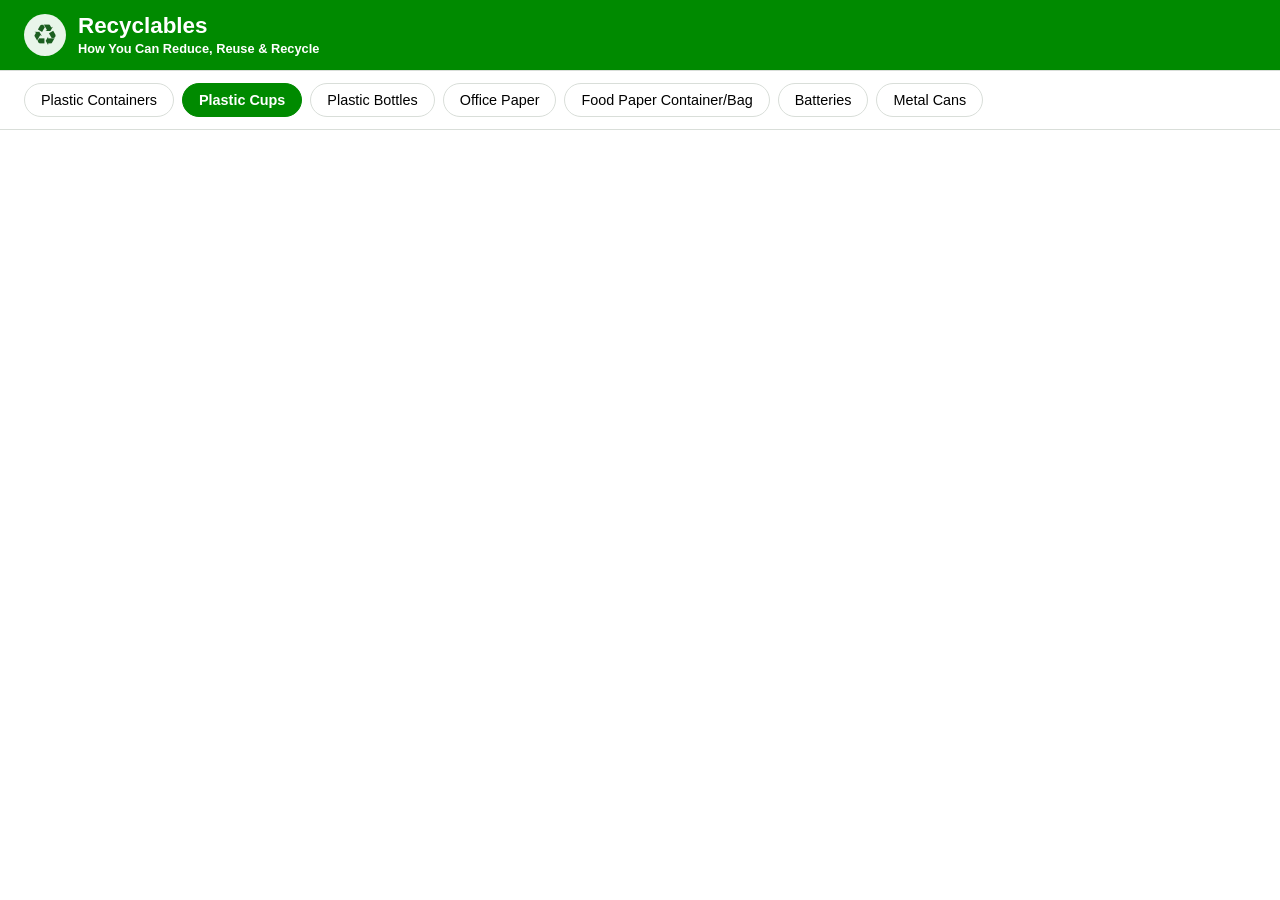
<file: plastic-cups.html>
<!DOCTYPE html>
<html lang="en">
<head>
    <meta charset="UTF-8">
    <meta name="viewport" content="width=device-width, initial-scale=1">
    <title>Plastic Cups | Recyclables</title>
    <link rel="stylesheet" href="css/style.css">
    <script src="js/header.js" defer></script>
</head>
<body data-page="plastic-cups">
    
    <div id="site-header"></div>

    <main>
        <!--Item content here-->
    </main>

</body>
</html>
</file>
<file: css/style.css>
:root {
    /* Color hex codes */
    --brand:        #008A00;
    --brand-dark:   #1B5E20;
    --brand-soft:   #E8F5E9;
    --surface:      #FFFFFF;
    --line:         #D9DED9;
    --muted:        #555555;
    --page-bg:      #FFFFFF;
    --page-text:    #000000;

    /* Step-by-step slides */
    --card-bg:          #F4F7F3;
    --no-bg:            #FDECEA;
    --no-text:          #B3261E;
    --no-line:          #F3C4BF;
    --btn-text:         #FFFFFF;
    --prev-text:        #333333;     
}

* { box-sizing: border-box; }

body {
    margin: 0;
    font-family: Arial, Helvetica, sans-serif;
    background: var(--page-bg);
    color: var(--page-text);
}

/* Header */
.site-header {
    display: flex;
    align-items: center;
    justify-content: space-between;
    gap: 12px;
    padding: 14px 24px;
    background: var(--brand);
    border-bottom: 1px solid var(--line);
}

.brand {
    display: flex;
    align-items: center;
    gap: 12px;
    color: inherit;
    text-decoration: none;
}

.brand-mark {
    flex: none;
    width: 42px;
    height: 42px;
    display: grid;
    place-items: center;
    font-size: 1.8rem;
    color: var(--brand-dark);
    background: var(--brand-soft);
    border-radius: 50%;
}

.brand-text {
    display: flex;
    flex-direction: column;
}

.site-title {
    font-size: 1.4rem;
    font-weight: bold;
    line-height: 1.1;
    color: var(--page-bg);
}

.site-subtitle {
    margin-top: 2px;
    font-size: 0.8rem;
    font-weight: bold;
    color: var(--page-bg);
}

.site-title:hover {
    color: var(--brand-soft);
}

.site-subtitle:hover {
    color: var(--brand-soft);
}

/* Catalog */
.catalog {
    background: var(--surface);
    border-bottom: 1px solid var(--line);
}

.catalog-scroll {
    position: relative;
    overflow-x: auto;
    padding: 12px 24px;
    scrollbar-width: thin;
    scrollbar-color: var(--line) transparent;
}

.catalog-tabs {
    display: flex;
    gap: 8px;
    width: max-content;
    min-width: 100%;
}

.tab {
    flex: 0 0 auto;
    padding: 8px 16px;
    white-space: nowrap;
    text-decoration: none;
    font-size: 0.9rem;
    color: var(--page-text);
    background: var(--surface);
    border: 1px solid var(--line);
    border-radius: 999px;
    transition: background 0.15s, border-color 0.15s, color 0.15s;
    }

.tab:hover {
    background: var(--brand-soft);
    border-color: var(--brand);
}

.tab:focus-visible{
    outline: 2px solid var(--brand);
    outline-offset: 2px;
}

/* Current Page */
.tab.active {
    font-weight: bold;
    color: #FFFFFF;
    background: var(--brand);
    border-color: var(--brand);
}

@media (max-width: 700px) {
    .site-header { padding: 12px 16px; }
    .catalog-scroll { padding: 10px 16px; }
    .site-subtitle { display: none; }
}

/* Main Page Layout */
main {
    padding: 24px
}

/* Section 1: Step-by-step recycling */
#steps-mount {
    font-size: clamp(12px, 1.4vw, 32px);
    padding: 1.6em;
    background: var(--card-bg);
    border: 1px solid var(--line);
    border-radius: 1.2em;
}

.steps-title {
    margin: 0 0 0.2em;
    font-size: 1.8em;
    line-height: 1.15;
}

.steps-intro {
    margin: 0 0 1.4em;
    color: var(--muted);
}

/* Three columns: image | step info | controls */
.steps-grid {
    display: grid;
    grid-template-columns: minmax(0, 1fr) minmax(0, 1.6fr) minmax(0, 1fr);
    gap: clamp(12px, 3vw, 28px);
    align-items: start;
}

.steps-grid > * {
    min-width: 0;
}

.steps-image img {
    display: block;
    width: 100%;
    height: auto;
    aspect-ratio: 1 / 1;
    object-fit: contain;
    padding: 0.5em;
    background: var(--surface);
    border: 1px solid var(--line);
    border-radius: 1em;
}

/* Middle column */
.step-badge {
    display: inline-block;
    padding: 0.5em 1em;
    font-weight: bold;
    color: var(--brand-dark);
    background: var(--brand-soft);
    border-radius: 999px;
}

.reason-label {
    margin: 1.1em 0 0.4em;
    font-size: 0.8em;
    letter-spacing: 0.08em;
    text-transform: uppercase;
    color: var(--brand-dark);
}

.reason-box {
    min-height: 12em;
    padding: 1.1em 1.3em;
    display: flex;
    align-items: center;
    background: var(--surface);
    border: 1px solid var(--line);
    border-radius: 1em;
    font-size: 0.95em;
    line-height: 1.55;
}

/* Right column */
.steps-controls {
    display: flex;
    flex-direction: column;
    align-items: center;
    gap: 1em;
}

.state-box {
    padding: 0.55em 1.1em;
    font-weight: bold;
    border: 1px solid;
    border-radius: 999px;
}

.state-box.is-no {
    color: var(--no-text);
    background: var(--no-bg);
    border-color: var(--no-line);
}

.state-box.is-yes {
    color: #FFFFFF;
    background: var(--brand);
    border-color: var(--brand);
}

.state-icon { margin-right: 0.4em; }

.step-btn {
    min-width: 11em;
    padding: 0.7em 1.2em;
    font: inherit;
    font-weight: bold;
    border: 1px solid;
    border-radius: 999px;
    cursor: pointer;
    transition: background 0.15s, border-color 0.15s;
}

.step-btn-next {
    margin-top: 1.5em;
    color: var(--btn-text);
    background: var(--brand);
    border-color: var(--brand);
}

.step-btn-next:hover {
    background: var(--brand-dark);
    border-color: var(--brand-dark);
}

.step-btn-prev {
    color: var(--prev-text);
    background: var(--surface);
    border-color: var(--line);
}

.step-btn-prev:hover {
    background: var(--brand-soft);
    border-color: var(--brand);
}

.step-btn:focus-visible {
    outline: 2px solid var(--brand);
    outline-offset: 2px;
}

.step-btn.is-hidden { visibility: hidden; }

/* Narrow screens: stack everything */
@media (max-width: 700px) {
    #steps-mount {
        font-size: clamp(14px, 4vw, 20px);
        padding: 1.2em;
    }

    .steps-grid {
        grid-template-columns: 1fr;
    }

    .steps-image img {
        max-width: 320px;
        margin: 0 auto;
    }

    .step-btn-next { margin-top: 0; }
}

/* Source */
.steps-source {
    font-size: 0.85rem;
    margin: 14px 0 0;
    color: #576457;
}

.steps-source a {
    color: #165f28;
    text-underline-offset: 3px;
}
</file>
<file: css/search.css>
/* Search page styles. All classes are prefixed "ms-" so they can't clash with style.css. */
.ms-main { max-width: 760px; margin: 0 auto; padding: 24px 16px 48px; }
.ms-title { margin: 0 0 4px; font-size: 1.75rem; }
.ms-sub { margin: 0 0 20px; color: #555; }
 
.ms-label { position: absolute; left: -9999px; }
.ms-row { display: flex; gap: 8px; }
.ms-input { flex: 1; min-width: 0; padding: 12px 14px; font-size: 1rem; border: 2px solid #888; border-radius: 8px; }
.ms-input:focus { outline: 3px solid #2e7d32; outline-offset: 1px; border-color: #2e7d32; }
.ms-button { padding: 12px 22px; font-size: 1rem; font-weight: 600; color: #fff; background: #2e7d32; border: 0; border-radius: 8px; cursor: pointer; }
.ms-button:hover { background: #1b5e20; }
.ms-button:focus-visible { outline: 3px solid #1b5e20; outline-offset: 2px; }
 
.ms-chips { display: flex; flex-wrap: wrap; gap: 8px; margin: 16px 0 8px; }
.ms-chip { padding: 8px 14px; font-size: .95rem; background: #fff; color: #222; border: 1.5px solid #888; border-radius: 999px; cursor: pointer; }
.ms-chip:hover { background: #f1f1f1; }
.ms-chip[aria-pressed="true"] { background: #2e7d32; border-color: #2e7d32; color: #fff; }
.ms-chip:focus-visible { outline: 3px solid #1b5e20; outline-offset: 2px; }
 
.ms-count { margin: 12px 0; color: #444; }
.ms-results { list-style: none; margin: 0; padding: 0; display: grid; gap: 10px; }
.ms-card { display: block; padding: 14px 16px; color: inherit; text-decoration: none; background: #fff; border: 1.5px solid #ccc; border-radius: 10px; }
.ms-card:hover, .ms-card:focus-visible { border-color: #2e7d32; box-shadow: 0 0 0 2px #2e7d3233; outline: none; }
.ms-card-top { display: flex; justify-content: space-between; align-items: baseline; gap: 12px; }
.ms-card-name { font-size: 1.1rem; font-weight: 700; }
.ms-card-tag { font-size: .8rem; color: #2e7d32; font-weight: 600; white-space: nowrap; }
.ms-card-desc { margin: 4px 0 0; color: #555; font-size: .92rem; }
 
.ms-empty { padding: 16px; background: #fff8e1; border: 1.5px solid #f0c36d; border-radius: 10px; }
@media (max-width: 480px) { .ms-row { flex-direction: column; } }
</file>
<file: css/extra-sections.css>
/* Sections 2 and 3 - Recyclables */

.extra-section {
    margin: 42px 0 14px;
    padding: 26px;
    background: #f5f7f5;
    border: 1px solid #d9e5d6;
    border-radius: 14px;
    scroll-margin-top: 18px;
}

.extra-heading {
    max-width: 900px;
    margin-bottom: 22px;
}

.extra-eyebrow {
    color: #326c25;
    font-size: 0.78rem;
    font-weight: 800;
    letter-spacing: 0.1em;
}

.extra-heading h2 {
    font-size: clamp(1.4rem, 2.1vw, 2rem);
    margin: 8px 0;
}

.extra-heading p {
    margin: 0;
    color: #405040;
    line-height: 1.55;
    font-size: 1rem;
}

/* Instruction and location cards */

.extra-steps,
.extra-location-grid {
    display: grid;
    grid-template-columns: repeat(3, minmax(0, 1fr));
    gap: 16px;
}

.extra-step-card,
.extra-location-card {
    padding: 22px;
    background: white;
    border: 1px solid #d8ddd8;
    border-radius: 12px;
    box-shadow: 0 2px 10px rgba(27, 60, 27, 0.04);
}

.extra-number {
    display: inline-flex;
    width: 38px;
    height: 38px;
    align-items: center;
    justify-content: center;
    border-radius: 50%;
    background: #dff3da;
    color: #1e6c20;
    font-size: 1rem;
    font-weight: 800;
}

.extra-step-card h3,
.extra-location-card h3 {
    margin: 14px 0 8px;
    font-size: 1.12rem;
}

.extra-step-card p,
.extra-location-card p {
    margin: 0;
    line-height: 1.55;
    color: #334033;
    font-size: 0.96rem;
}

.extra-note {
    padding: 15px 18px;
    margin: 20px 0 0;
    border-left: 4px solid #4e9b35;
    background: #eaf5e7;
    border-radius: 0 8px 8px 0;
    color: #263e25;
    line-height: 1.5;
}

.extra-source {
    font-size: 0.85rem;
    margin: 14px 0 0;
    color: #576457;
}

.extra-source a,
.extra-text-link,
.extra-small a {
    color: #165f28;
    text-underline-offset: 3px;
}

/* Shortcut displayed when rinsing is needed */

.extra-shortcut {
    display: block;
    width: 100%;
    margin-top: -0.5em;
    padding: 11px 12px;
    background: white;
    color: #21652b;
    border: 2px solid #579c42;
    border-radius: 9px;
    text-align: center;
    font: inherit;
    font-size: 0.82em;
    font-weight: 700;
    text-decoration: none;
}

.extra-shortcut:hover,
.extra-shortcut:focus-visible {
    background: #eaf5e7;
}

.extra-shortcut[hidden] {
    display: none;
}

/* Battery type selector */

.battery-type-panel {
    margin-bottom: 20px;
    padding: 18px 20px;
    background: #e9f3e6;
    border: 1px solid #cde3c6;
    border-radius: 10px;
    max-width: 900px;
}

.battery-type-panel label {
    display: block;
    margin-bottom: 9px;
}

.battery-type-panel select {
    width: 100%;
    max-width: 480px;
    border-radius: 7px;
    padding: 10px 12px;
    font: inherit;
    border: 1px solid #789a72;
    background: white;
}

.battery-type-advice {
    margin: 12px 0 0;
    color: #254d2b;
    line-height: 1.5;
}

/* Battery disposal locations */

.extra-location-grid {
    grid-template-columns: repeat(2, minmax(0, 1fr));
}

.extra-location-category {
    display: inline-block;
    background: #edf6e9;
    color: #286b27;
    font-size: 0.74rem;
    padding: 5px 9px;
    border-radius: 100px;
    font-weight: 800;
    letter-spacing: 0.035em;
}

.extra-location-card h3 {
    font-size: 1.22rem;
    line-height: 1.3;
}

.extra-address {
    margin: 0 0 16px !important;
    color: #55615a !important;
}

.extra-meta {
    display: grid;
    grid-template-columns: 100px 1fr;
    gap: 12px;
    margin: 12px 0;
    font-size: 0.94rem;
    line-height: 1.5;
}

.extra-meta > strong {
    color: #24532b;
}

.extra-small {
    padding-top: 10px;
    font-size: 0.85rem !important;
}

.extra-links {
    display: flex;
    gap: 12px;
    flex-wrap: wrap;
    align-items: center;
    margin-top: 18px;
}

.extra-action {
    padding: 10px 13px;
    border-radius: 8px;
    background: #28852a;
    color: white;
    font-weight: 700;
    font-size: 0.88rem;
    text-decoration: none;
}

.extra-action:hover {
    background: #1e6b20;
}

.extra-text-link {
    font-weight: 650;
    font-size: 0.88rem;
}

.extra-location-card[hidden] {
    display: none;
}

/* Mobile responsiveness */

@media (max-width: 800px) {
    .extra-steps,
    .extra-location-grid {
        grid-template-columns: 1fr;
    }

    .extra-section {
        padding: 20px 15px;
        margin-top: 30px;
    }
}

@media (max-width: 440px) {
    .extra-meta {
        grid-template-columns: 1fr;
        gap: 0;
    }
}


/* Additional drop-off location search */

.extra-more-locations {
    margin-top: 20px;
    padding: 22px;
    text-align: center;
    background: #e9f3e6;
    border: 1px solid #cde3c6;
    border-radius: 12px;
}

.extra-more-locations h3 {
    margin: 0 0 8px;
    color: #24532b;
    font-size: 1.2rem;
}

.extra-more-locations p {
    margin: 0 0 22px;
    line-height: 1.5;
}

.extra-more-locations .extra-action {
    display: inline-block;
}

/*Keyboard accessibility*/
.extra-action:focus-visible,
.extra-text-link:focus-visible,
.extra-shortcut:focus-visible,
.battery-type-panel select:focus-visible {
    outline: 3px solid #245bdf;
    outline-offset: 3px;
}
</file>
